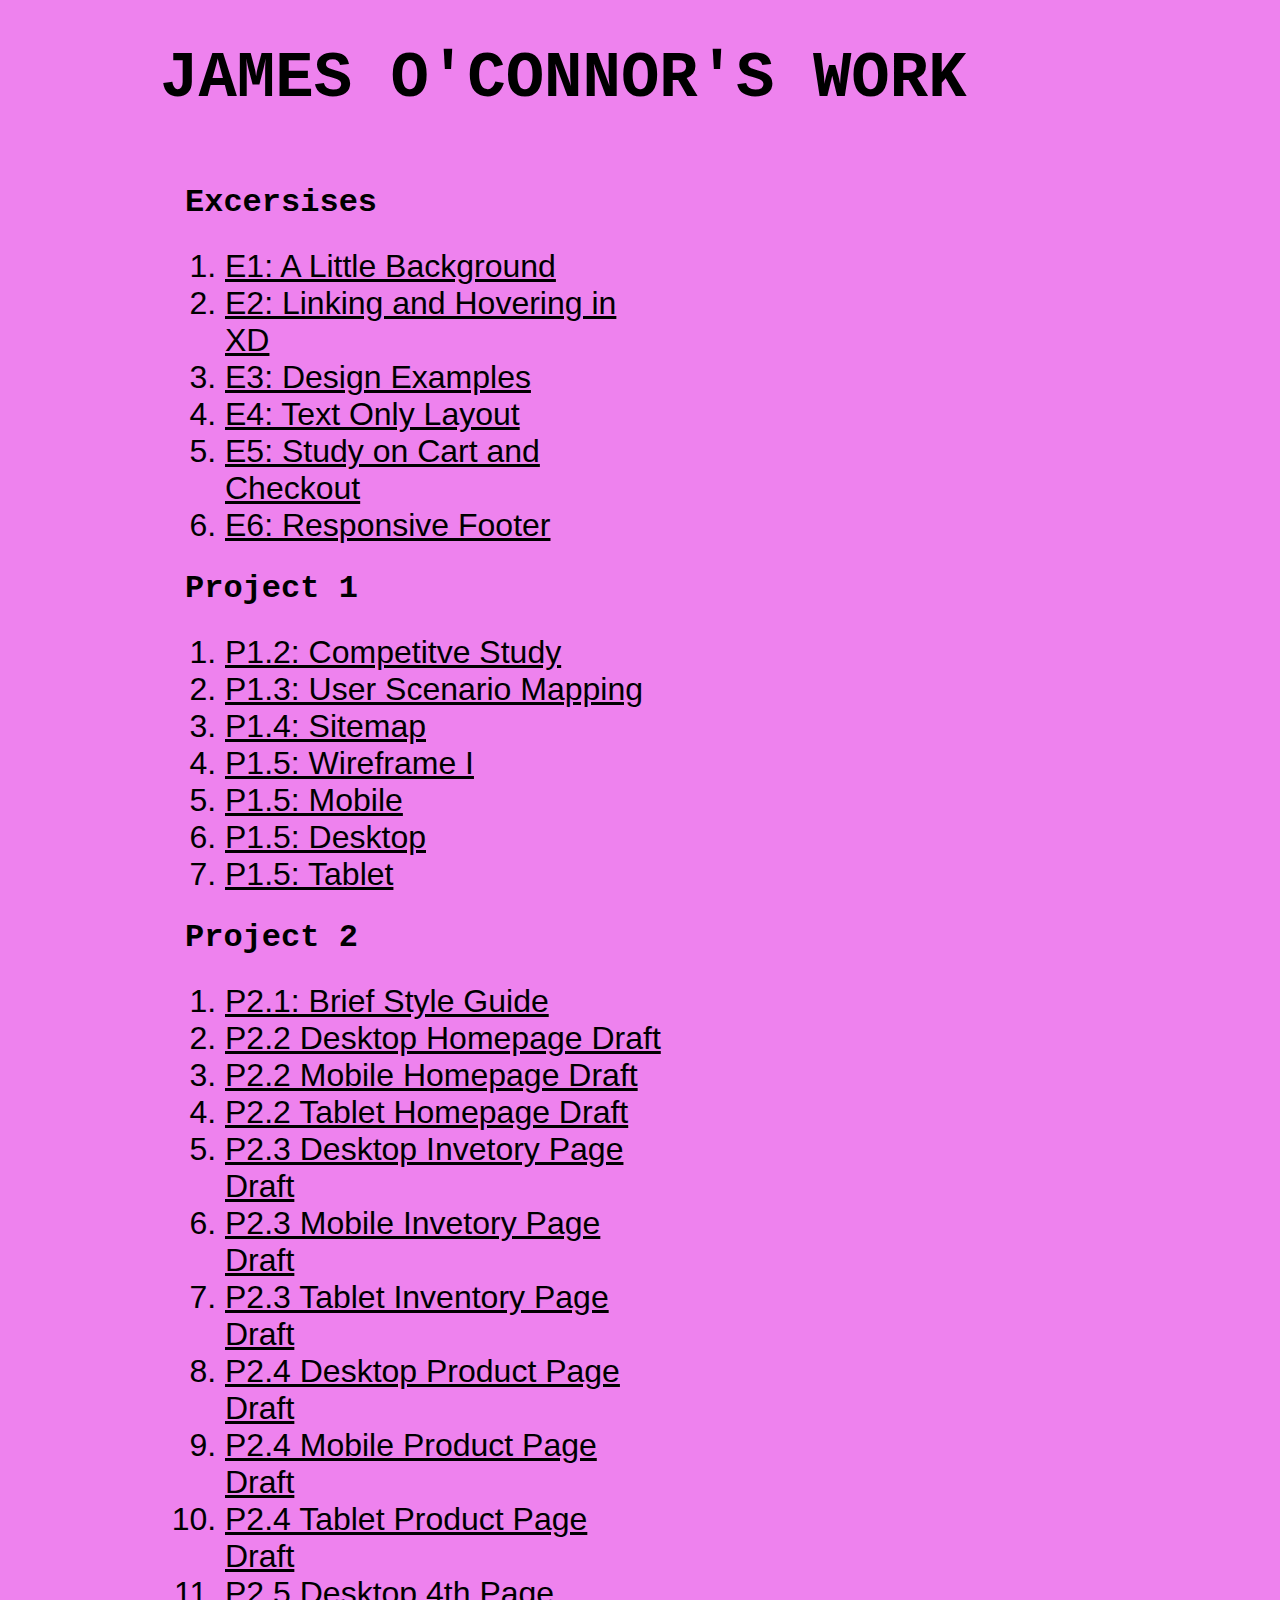
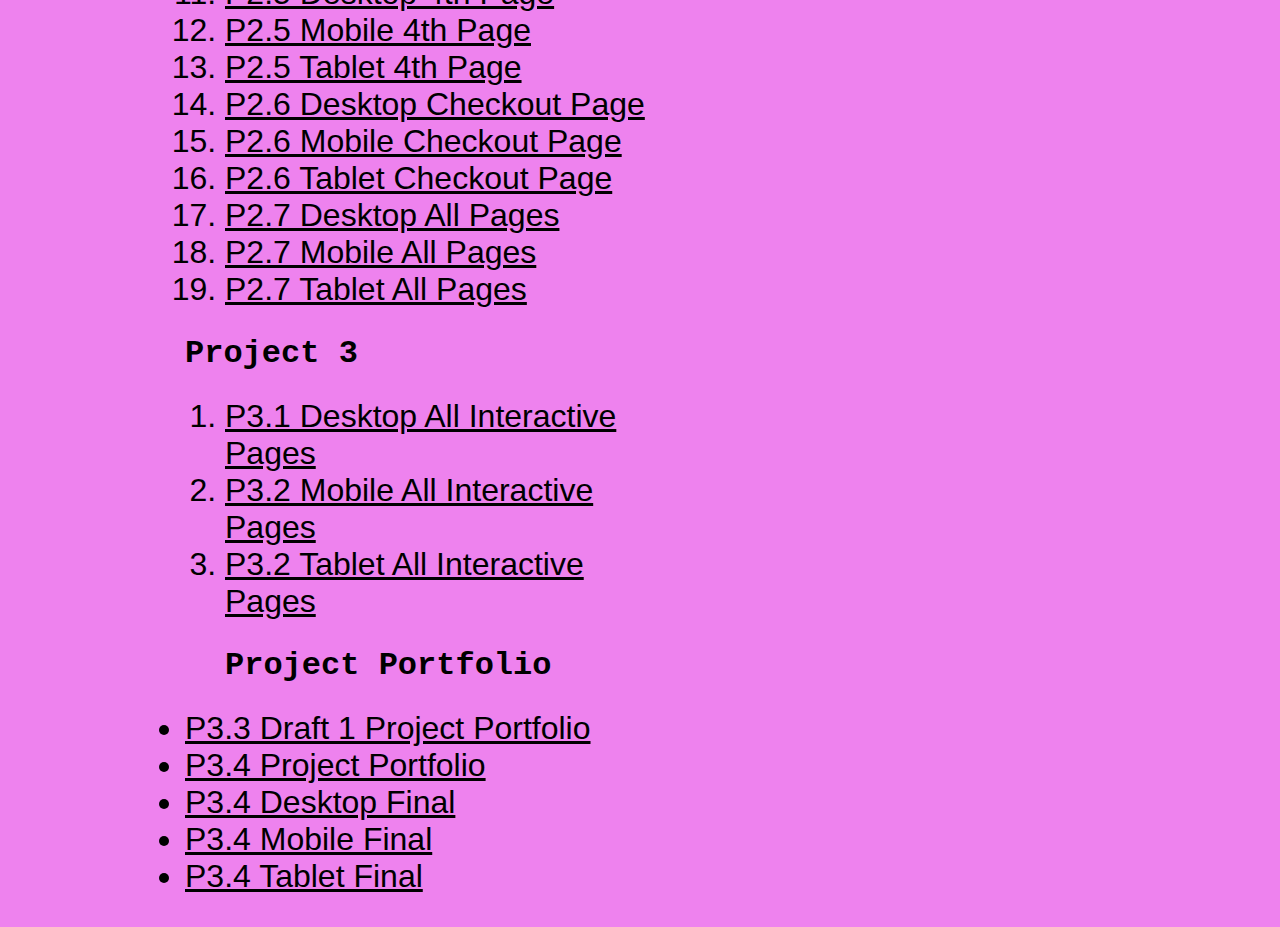
<file: index.html>
<!DOCTYPE html>
<html>
  <head>
    <meta charset="utf-8">
    <link rel="stylesheet" href="css/main.css">
    <title>James O'Connor Home Page</title>
  </head>
  <body>
    <header>
      <h1>James O'Connor's Work</h1>
    </header>
    <main>
      <div class="col">
        <h2>Excersises</h2>
        <ol>
          <li><a href="https://xd.adobe.com/view/5d64cbc1-c2bb-49b3-9b5d-42ce0d7e2a72-0837/">E1: A Little Background</a></li>
          <li><a href="https://xd.adobe.com/view/5d64cbc1-c2bb-49b3-9b5d-42ce0d7e2a72-0837/">E2: Linking and Hovering in XD</a></li>
          <li><a href="https://xd.adobe.com/view/9727cae2-bc3d-4160-bdaa-b063f58084f9-c274/">E3: Design Examples</a></li>
          <li><a href="e4/index.html">E4: Text Only Layout</a></li>
          <li><a href="https://xd.adobe.com/view/a32a84e8-100b-40a9-bd0c-a4c4a46008ef-f679/">E5: Study on Cart and Checkout</a></li>
          <li><a href="e6/index.html">E6: Responsive Footer</a></li>
        </ol>
        <h2>Project 1</h2>
        <ol>
          <li><a href="https://xd.adobe.com/view/5eed9bc0-c1dd-46ae-9070-c91b33c98cf7-0bbe/">P1.2: Competitve Study</a></li>
          <li><a href="p1.3/index.html">P1.3: User Scenario Mapping</a></li>
          <li><a href="https://xd.adobe.com/view/08da78f8-c69e-4493-852d-a44260de382a-5d89/">P1.4: Sitemap</a></li>
          <li><a href="https://xd.adobe.com/view/980f4c2d-cbd1-41e7-9a1f-91f3aeba8dfc-cd5c/">P1.5: Wireframe I</a></li>
          <li><a href="https://xd.adobe.com/view/d3ce11bd-f47c-4c5a-b4e6-7a1cdedbc76c-869d/">P1.5: Mobile</a></li>
          <li><a href="https://xd.adobe.com/view/d3479e56-8023-40eb-a7ca-48cfb30db6cd-8614/">P1.5: Desktop</a></li>
          <li><a href="https://xd.adobe.com/view/54b7fa2b-ad67-437b-88df-b4743d3c691d-01e4/">P1.5: Tablet</a></li>
        </ol>
        <h2>Project 2</h2>
        <ol>
          <li><a href="https://xd.adobe.com/view/09b1faf7-0df4-41e2-9b57-1a5b3f679edb-5ce2/">P2.1: Brief Style Guide</a></li>
          <li><a href="https://xd.adobe.com/view/f67c4824-847c-479e-8833-583b26699184-a32f/">P2.2 Desktop Homepage Draft</a></li>
          <li><a href="https://xd.adobe.com/view/c1d0b153-2163-40ec-8d29-c0cfb785b278-9483/">P2.2 Mobile Homepage Draft</a></li>
          <li><a href="https://xd.adobe.com/view/1532fde9-398a-4f62-92bb-bb7036f20b6d-4061/">P2.2 Tablet Homepage Draft</a></li>
          <li><a href="https://xd.adobe.com/view/93e41d76-1384-41fc-9940-8fa06f033d69-c6b7/">P2.3 Desktop Invetory Page Draft</a></li>
          <li><a href="https://xd.adobe.com/view/b9ca6226-f1bd-47f6-91a3-c2e4152c66cc-ec99/">P2.3 Mobile Invetory Page Draft</a></li>
          <li><a href="https://xd.adobe.com/view/a4b4fd32-5e0e-4cb2-9052-77bb6c85371a-f1e7/">P2.3 Tablet Inventory Page Draft</a></li>
          <li><a href="https://xd.adobe.com/view/4174bb51-f86b-4066-ac55-da570d1f9dbd-1427/">P2.4 Desktop Product Page Draft</a></li>
          <li><a href="https://xd.adobe.com/view/46b591b1-fd06-466c-a3d9-23eb904ffdc4-13e6/">P2.4 Mobile Product Page Draft</a></li>
          <li><a href="https://xd.adobe.com/view/76fec9de-d0f1-4003-870b-5eb2db8de050-23ad/">P2.4 Tablet Product Page Draft</a></li>
          <li><a href="https://xd.adobe.com/view/7b4fcd5f-10d8-4650-97e3-582986efb764-2e1c/">P2.5 Desktop 4th Page</a></li>
          <li><a href="https://xd.adobe.com/view/226074b9-da18-49a2-91c0-14bf3e6658c6-7733/">P2.5 Mobile 4th Page</a></li>
          <li><a href="https://xd.adobe.com/view/c1c23d09-469f-44ae-837a-083a53465dcb-9491/">P2.5 Tablet 4th Page</a></li>
          <li><a href="https://xd.adobe.com/view/6244e95a-926b-4e38-9856-8ede194ca512-3717/">P2.6 Desktop Checkout Page</a></li>
          <li><a href="https://xd.adobe.com/view/0b155cd5-ac7c-4af7-b3ac-e443c85bb169-5e46/">P2.6 Mobile Checkout Page</a></li>
          <li><a href="https://xd.adobe.com/view/afe686af-60b5-4a4c-b403-e6ced3d9fd06-fab5/">P2.6 Tablet Checkout Page</a></li>
          <li><a href="https://xd.adobe.com/view/f752fd73-a228-432d-ae8e-5b7330e2be24-a201/">P2.7 Desktop All Pages</a></li>
          <li><a href="https://xd.adobe.com/view/b608b061-d468-43ba-a0d4-8682327f0a3e-e35b/">P2.7 Mobile All Pages</a></li>
          <li><a href="https://xd.adobe.com/view/d55c06fd-d0ea-4678-b600-1a1218b409c7-800f/">P2.7 Tablet All Pages</a></li>
        </ol>
        <h2>Project 3</h2>
        <ol>
          <li><a href="https://xd.adobe.com/view/f752fd73-a228-432d-ae8e-5b7330e2be24-a201/">P3.1 Desktop All Interactive Pages</a></li>
          <li><a href="https://xd.adobe.com/view/008168c7-d5f2-4c2a-95e1-787565489239-55d2/">P3.2 Mobile All Interactive Pages</a></li>
          <li><a href="https://xd.adobe.com/view/4a9a0580-1a8d-499c-9be7-8df1598d9415-1fc9/">P3.2 Tablet All Interactive Pages</a></li>
        </ol>
        <ol>
        <h2>Project Portfolio</h2>
        </ol>
          <li><a href="https://xd.adobe.com/view/c47de708-60ba-46df-80df-a469e631b4eb-912e/">P3.3 Draft 1 Project Portfolio</a></li>
          <li><a href="https://xd.adobe.com/view/c47de708-60ba-46df-80df-a469e631b4eb-912e/">P3.4 Project Portfolio</a></li>
          <li><a href="https://xd.adobe.com/view/527f5ef0-1dc6-49dc-af1d-70ee9dd5c236-072c/">P3.4 Desktop Final</a></li>
          <li><a href="https://xd.adobe.com/view/5fd67495-7908-43f6-a279-dc858c6740b8-0a85/">P3.4 Mobile Final</a></li>
          <li><a href="https://xd.adobe.com/view/22b04313-ba12-41fb-b67a-e52ec21c2f3e-77e3/">P3.4 Tablet Final</a></li>
        </ol>
      </div>
    </main>
  </body>
</html>
</file>
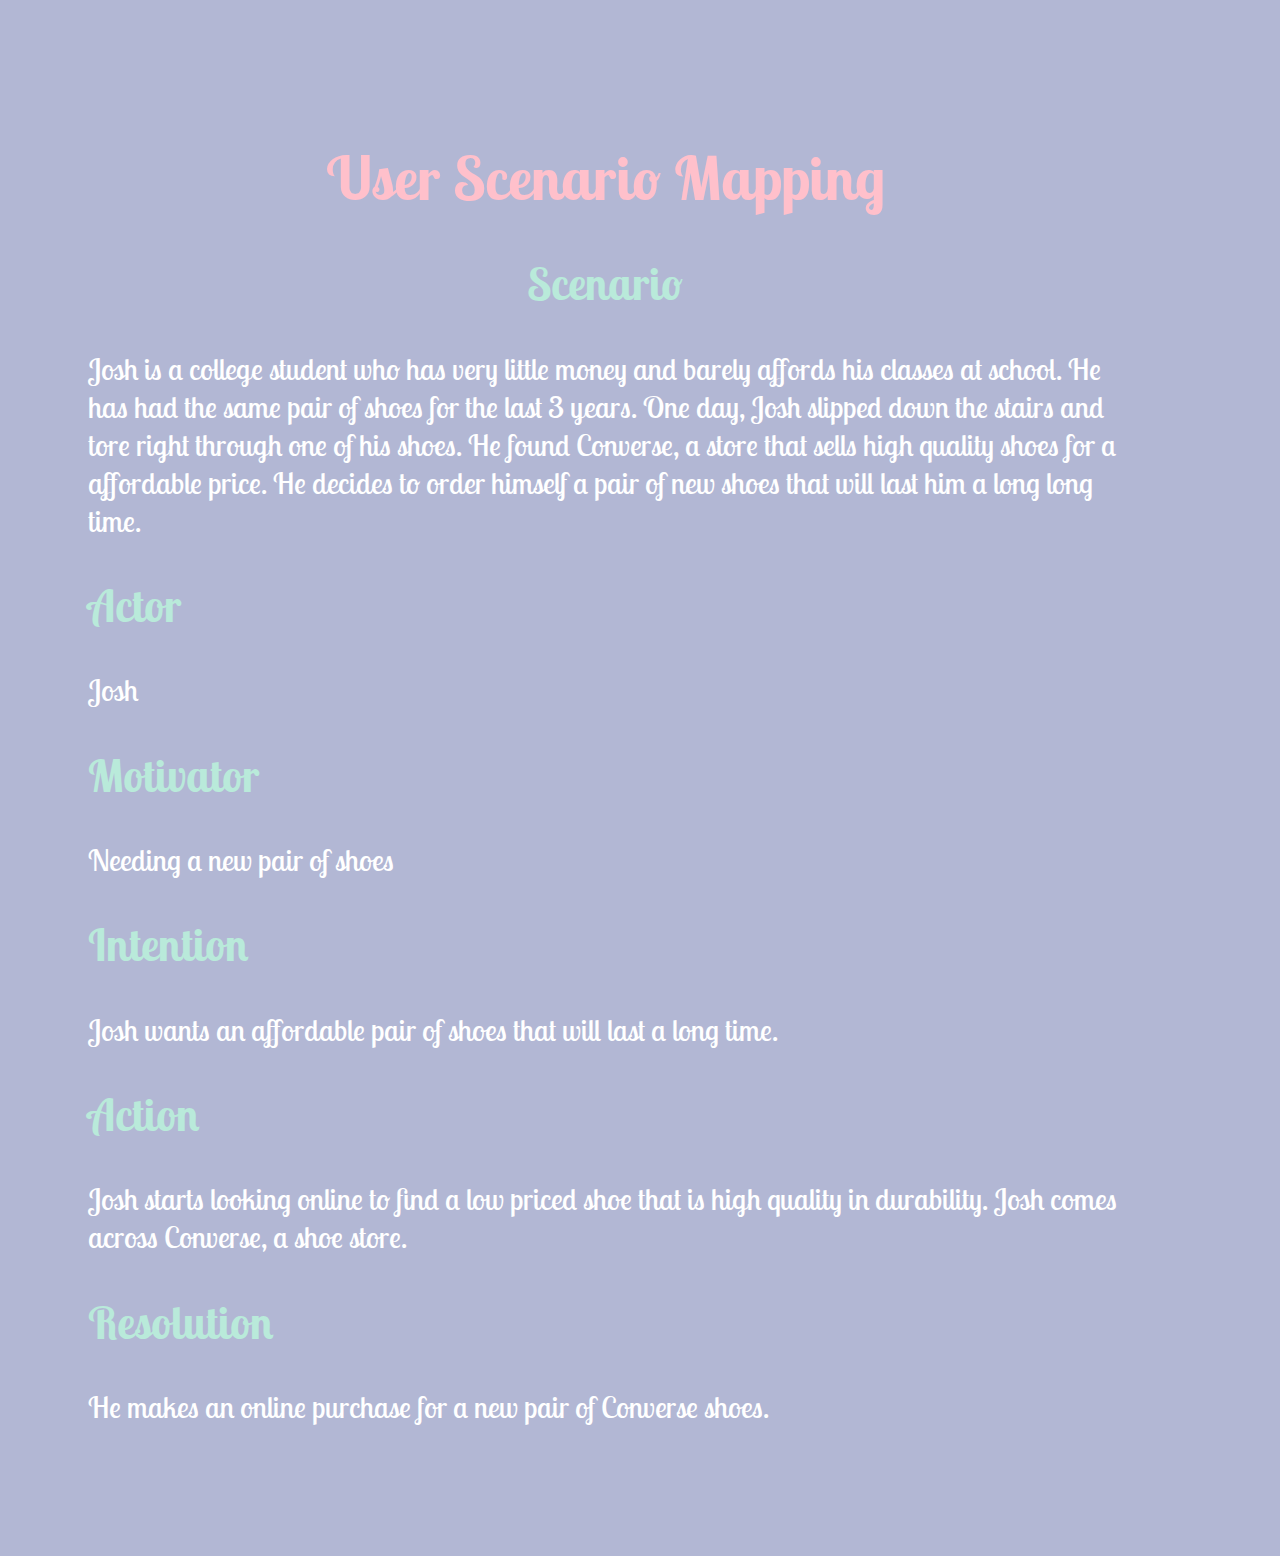
<file: p1.3/index.html>
<!DOCTYPE html>
<html>
  <head>
    <meta charset="utf-8">
    <title> P1 User Scenario</title>
      <link rel="stylesheet" href="css/main.css">
      <link rel="preconnect" href="https://fonts.googleapis.com">
      <link rel="preconnect" href="https://fonts.gstatic.com" crossorigin>
        <link href="https://fonts.googleapis.com/css2?family=Lobster+Two&display=swap" rel="stylesheet">
  </head>
   <body>
	<header>
       	 <center><h1>User Scenario Mapping</h1></center>
      	</header>
	 <center><h2> Scenario </h2></center>
	 <p>Josh is a college student who has very little money and barely affords his classes at school. He has had the same pair of shoes for the last 3 years. One day, Josh slipped down the stairs and tore right through one of his shoes. He found Converse, a store that sells high quality shoes for a affordable price. He decides to order himself a pair of new shoes that will last him a long long time.</p>
    <main>
	<h2>Actor</h2>	
		<p>Josh</p>		
	<h2>Motivator</h2>
		<p>Needing a new pair of shoes</p>	
	<h2>Intention</h2>
		<p>Josh wants an affordable pair of shoes that will last a long time.</p>
	<h2>Action</h2>
		<p>Josh starts looking online to find a low priced shoe that is high quality in durability. Josh comes across Converse, a shoe store.</p> 
	<h2>Resolution</h2>
		<p>He makes an online purchase for a new pair of Converse shoes.</p>
    </main>
  </body>
</html>
</file>
<file: css/main.css>
html{
  font-size: 16px;
}
body {
  background-color: violet;
  font-family: sans-serif;
}
header {
  width: 75vw;
  margin: 25px auto;
}
main {
  width: 75vw;
  margin: 25px auto;
  display: flow-root;
}
.col {
  width: 50%;
  float: left;
  padding: 0 25px;
}
h1 {
  font-size: 4rem;
  text-align: left;
  text-transform: uppercase;
  font-family: monospace;
  font-weight: 700;
}
h2 {
  font-size: 2rem;
  text-align: left;
  font-family: monospace;
  font-weight: 700;
}
a:link, a:visited {
  color: black;
}
li{
  font-size: 2rem;
}
@media screen and (max-width: 900px) {
  .col {
    width: 100%;
    margin-bottom: 50px;
  }
  header {
    width: 90vw;
  }
  main {
    width: 90vw;
  }
  h1 {
    font-size: 3rem;
  }
}
</file>
<file: p1.3/css/main.css>
@charset "UTF-8";
/* CSS Document */
html{
	background-color: rgb(178, 183, 212);
	font-family: 'Lobster Two';
	color: rgb(185, 234, 218, 1);
	font-size: 30px;
	margin-top: 100px;
	margin-bottom: 100px;
	margin-right: 150px;
	margin-left: 80px;
}
div.relative {
  position: relative;
  left: 30px;
  border: 3px solid #73AD21;
}
h1{
	font-size: 60px;
	color: pink;
}
p{
	color: white;
}
a {
	color: rgb(185, 234, 218, 1);

}
a:hover {
	color: white;
}
</file>
